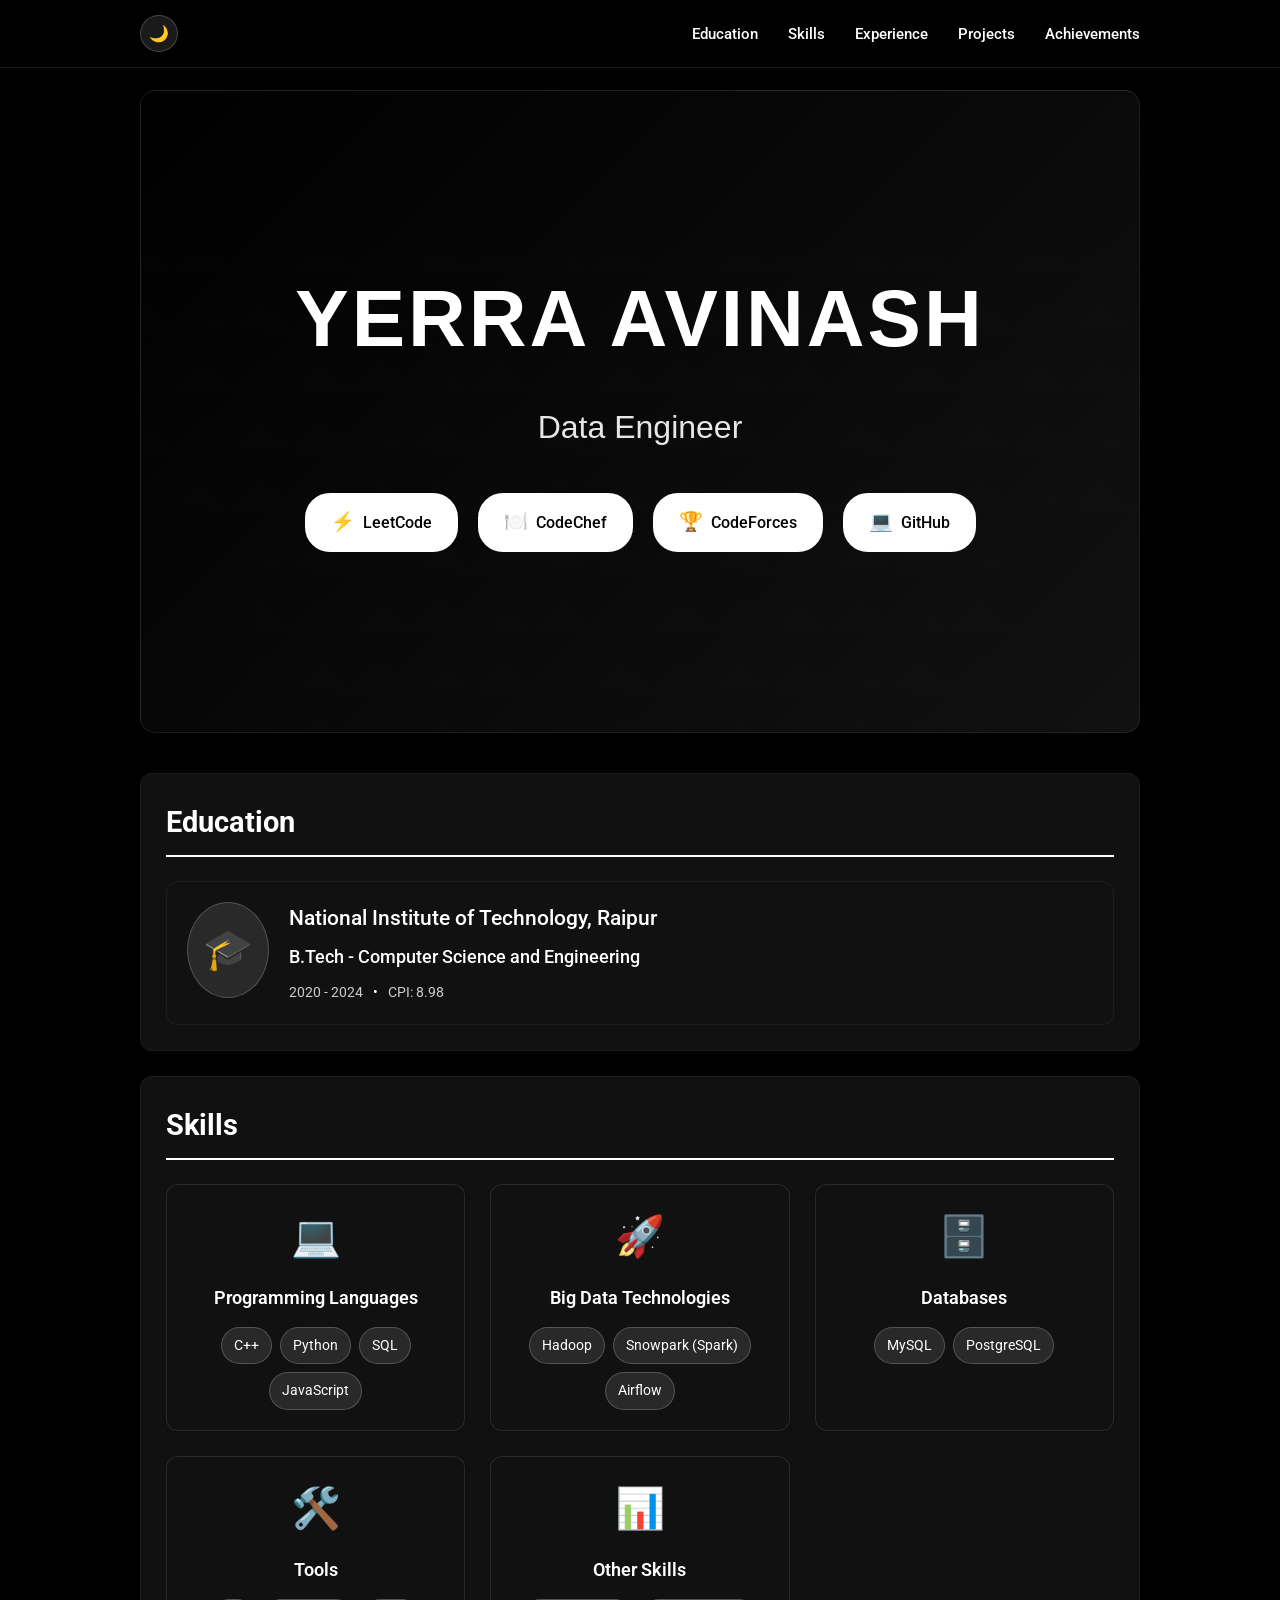
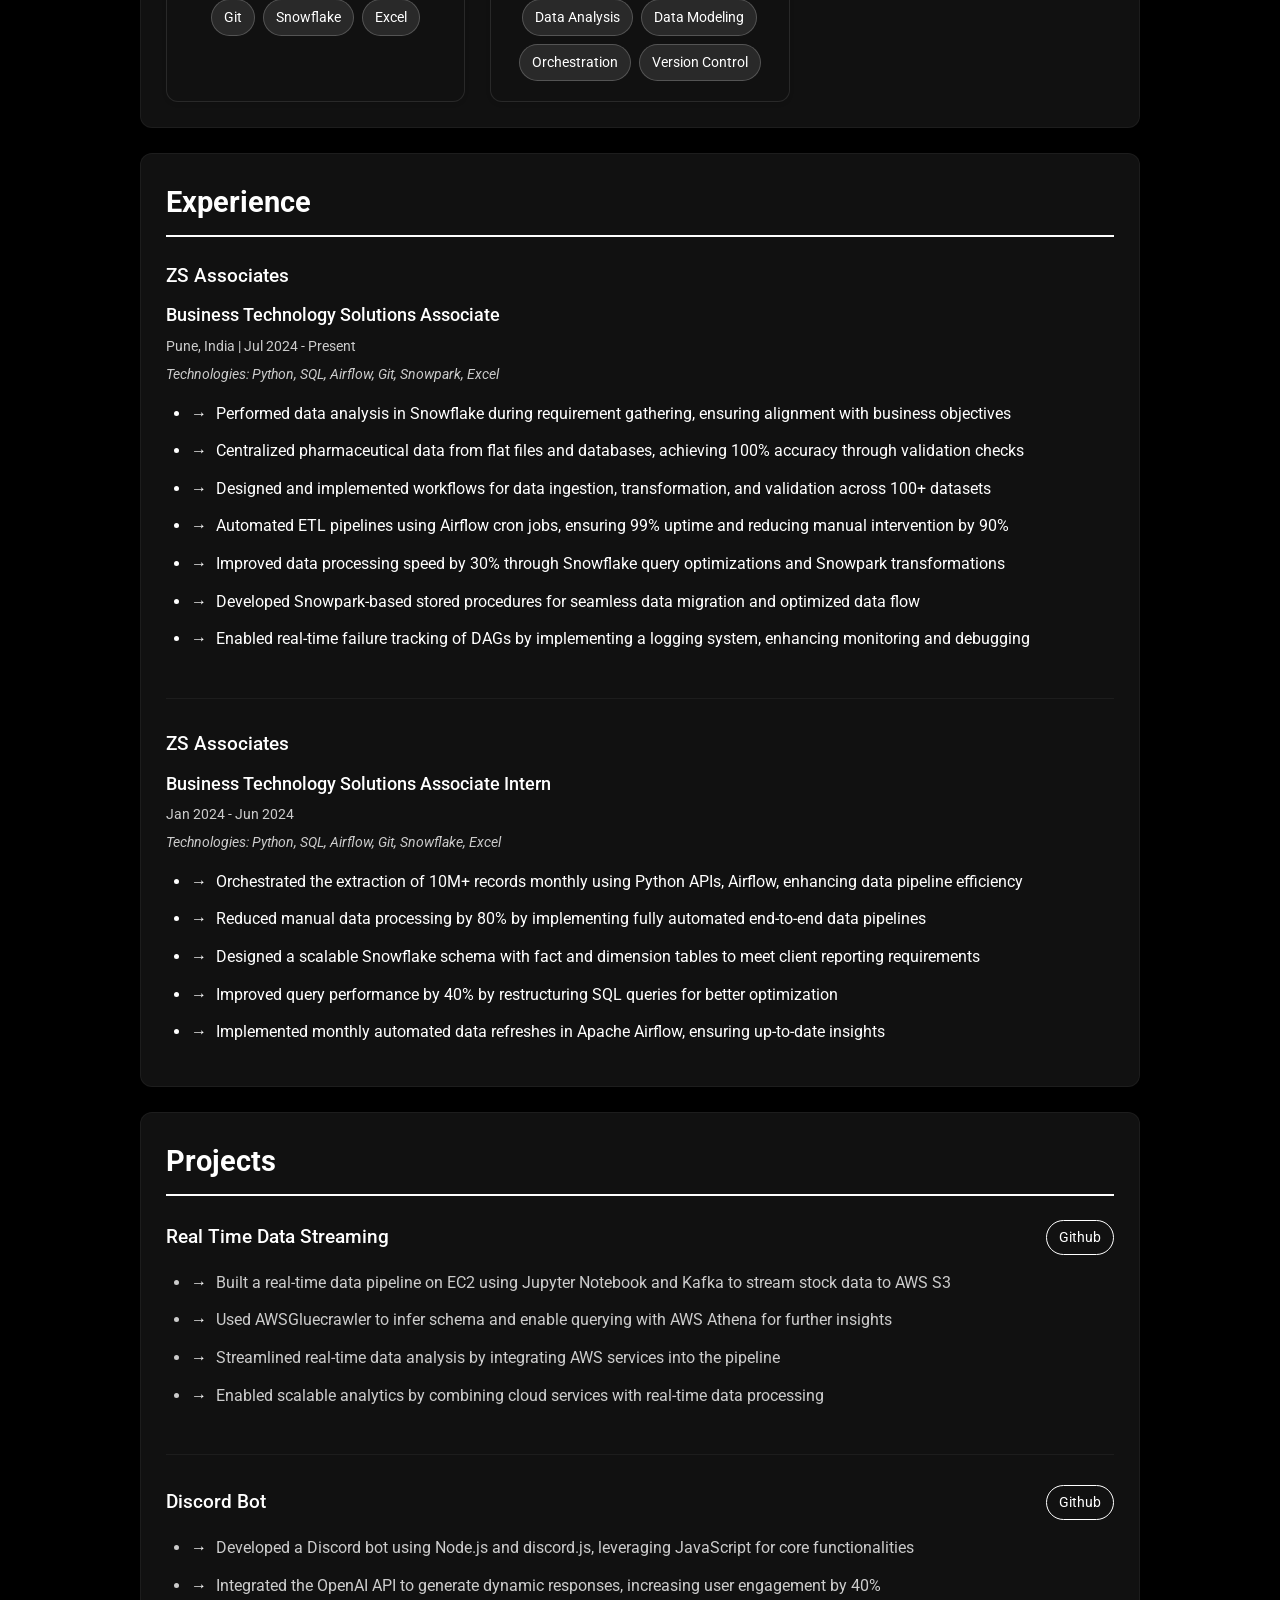
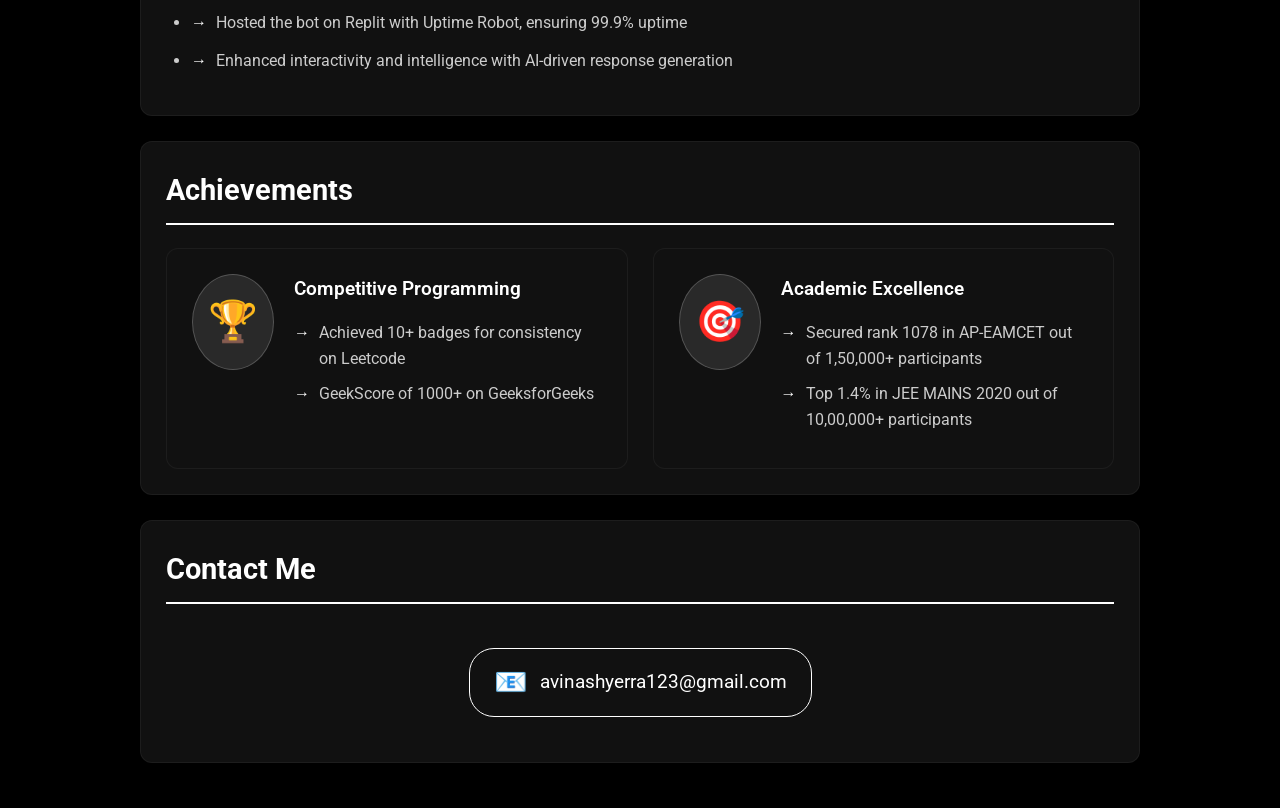
<file: index.html>
<!DOCTYPE html>
<html lang="en">
<head>
    <meta charset="UTF-8">
    <meta name="viewport" content="width=device-width, initial-scale=1.0">
    <title>Avinash Yerra - Portfolio</title>
    <link rel="preconnect" href="https://fonts.googleapis.com">
    <link rel="preconnect" href="https://fonts.gstatic.com" crossorigin>
    <link href="https://fonts.googleapis.com/css2?family=Roboto:wght@300;400;500;700&display=swap" rel="stylesheet">
    <link rel="stylesheet" href="styles.css">
</head>
<body>
    <nav class="navbar">
        <div class="nav-content">
            <button class="theme-toggle" id="theme-toggle">
                <span class="theme-icon">🌙</span>
            </button>
            <ul class="nav-links">
                <li><a href="#education">Education</a></li>
                <li><a href="#skills">Skills</a></li>
                <li><a href="#experience">Experience</a></li>
                <li><a href="#projects">Projects</a></li>
                <li><a href="#achievements">Achievements</a></li>
            </ul>
        </div>
    </nav>

    <div class="header">
        <h1>YERRA AVINASH</h1>
        <p>Data Engineer</p>
        <div class="social-links">
            <a href="https://leetcode.com/avinashyerra/" target="_blank" rel="noopener noreferrer" class="social-link">
                <span class="social-icon">⚡</span>
                <span>LeetCode</span>
            </a>
            <a href="https://www.codechef.com/users/avinashyerra" target="_blank" rel="noopener noreferrer" class="social-link">
                <span class="social-icon">🍽️</span>
                <span>CodeChef</span>
            </a>
            <a href="https://codeforces.com/profile/avinashyerra" target="_blank" rel="noopener noreferrer" class="social-link">
                <span class="social-icon">🏆</span>
                <span>CodeForces</span>
            </a>
            <a href="https://github.com/AvinashYerra" target="_blank" rel="noopener noreferrer" class="social-link">
                <span class="social-icon">💻</span>
                <span>GitHub</span>
            </a>
        </div>
    </div>

    <div class="section" id="education">
        <h2>Education</h2>
        <div class="education-block">
            <div class="education-icon">🎓</div>
            <div class="education-content">
                <h3>National Institute of Technology, Raipur</h3>
                <p class="degree">B.Tech - Computer Science and Engineering</p>
                <div class="education-details">
                    <span class="duration">2020 - 2024</span>
                    <span class="separator">•</span>
                    <span class="cpi">CPI: 8.98</span>
                </div>
            </div>
        </div>
    </div>

    <div class="section" id="skills">
        <h2>Skills</h2>
        <div class="skills-container">
            <div class="skill-category">
                <div class="skill-icon">💻</div>
                <h3>Programming Languages</h3>
                <div class="skill-tags">
                    <span>C++</span>
                    <span>Python</span>
                    <span>SQL</span>
                    <span>JavaScript</span>
                </div>
            </div>

            <div class="skill-category">
                <div class="skill-icon">🚀</div>
                <h3>Big Data Technologies</h3>
                <div class="skill-tags">
                    <span>Hadoop</span>
                    <span>Snowpark (Spark)</span>
                    <span>Airflow</span>
                </div>
            </div>

            <div class="skill-category">
                <div class="skill-icon">🗄️</div>
                <h3>Databases</h3>
                <div class="skill-tags">
                    <span>MySQL</span>
                    <span>PostgreSQL</span>
                </div>
            </div>

            <div class="skill-category">
                <div class="skill-icon">🛠️</div>
                <h3>Tools</h3>
                <div class="skill-tags">
                    <span>Git</span>
                    <span>Snowflake</span>
                    <span>Excel</span>
                </div>
            </div>

            <div class="skill-category">
                <div class="skill-icon">📊</div>
                <h3>Other Skills</h3>
                <div class="skill-tags">
                    <span>Data Analysis</span>
                    <span>Data Modeling</span>
                    <span>Orchestration</span>
                    <span>Version Control</span>
                </div>
            </div>
        </div>
    </div>

    <div class="section" id="experience">
        <h2>Experience</h2>
        <div class="experience-block">
            <h3>ZS Associates</h3>
            <p class="job-title">Business Technology Solutions Associate</p>
            <p class="job-location">Pune, India | Jul 2024 - Present</p>
            <p class="technologies">Technologies: Python, SQL, Airflow, Git, Snowpark, Excel</p>
            <ul>
                <li>Performed data analysis in Snowflake during requirement gathering, ensuring alignment with business objectives</li>
                <li>Centralized pharmaceutical data from flat files and databases, achieving 100% accuracy through validation checks</li>
                <li>Designed and implemented workflows for data ingestion, transformation, and validation across 100+ datasets</li>
                <li>Automated ETL pipelines using Airflow cron jobs, ensuring 99% uptime and reducing manual intervention by 90%</li>
                <li>Improved data processing speed by 30% through Snowflake query optimizations and Snowpark transformations</li>
                <li>Developed Snowpark-based stored procedures for seamless data migration and optimized data flow</li>
                <li>Enabled real-time failure tracking of DAGs by implementing a logging system, enhancing monitoring and debugging</li>
            </ul>
        </div>

        <div class="experience-block">
            <h3>ZS Associates</h3>
            <p class="job-title">Business Technology Solutions Associate Intern</p>
            <p class="job-location">Jan 2024 - Jun 2024</p>
            <p class="technologies">Technologies: Python, SQL, Airflow, Git, Snowflake, Excel</p>
            <ul>
                <li>Orchestrated the extraction of 10M+ records monthly using Python APIs, Airflow, enhancing data pipeline efficiency</li>
                <li>Reduced manual data processing by 80% by implementing fully automated end-to-end data pipelines</li>
                <li>Designed a scalable Snowflake schema with fact and dimension tables to meet client reporting requirements</li>
                <li>Improved query performance by 40% by restructuring SQL queries for better optimization</li>
                <li>Implemented monthly automated data refreshes in Apache Airflow, ensuring up-to-date insights</li>
            </ul>
        </div>
    </div>

    <div class="section" id="projects">
        <h2>Projects</h2>
        <div class="project-block">
            <div class="project-header">
                <h3>Real Time Data Streaming</h3>
                <a href="https://github.com/AvinashYerra/Stock_Market_Data_streaming_using_Kafka" class="github-link">Github</a>
            </div>
            <ul>
                <li>Built a real-time data pipeline on EC2 using Jupyter Notebook and Kafka to stream stock data to AWS S3</li>
                <li>Used AWSGluecrawler to infer schema and enable querying with AWS Athena for further insights</li>
                <li>Streamlined real-time data analysis by integrating AWS services into the pipeline</li>
                <li>Enabled scalable analytics by combining cloud services with real-time data processing</li>
            </ul>
        </div>

        <div class="project-block">
            <div class="project-header">
                <h3>Discord Bot</h3>
                <a href="https://github.com/AvinashYerra/DiscorD-BoT" class="github-link">Github</a>
            </div>
            <ul>
                <li>Developed a Discord bot using Node.js and discord.js, leveraging JavaScript for core functionalities</li>
                <li>Integrated the OpenAI API to generate dynamic responses, increasing user engagement by 40%</li>
                <li>Hosted the bot on Replit with Uptime Robot, ensuring 99.9% uptime</li>
                <li>Enhanced interactivity and intelligence with AI-driven response generation</li>
            </ul>
        </div>
    </div>

    <div class="section" id="achievements">
        <h2>Achievements</h2>
        <div class="achievements-grid">
            <div class="achievement-card">
                <div class="achievement-icon">🏆</div>
                <div class="achievement-content">
                    <h3>Competitive Programming</h3>
                    <ul>
                        <li>Achieved 10+ badges for consistency on Leetcode</li>
                        <li>GeekScore of 1000+ on GeeksforGeeks</li>
                    </ul>
                </div>
            </div>

            <div class="achievement-card">
                <div class="achievement-icon">🎯</div>
                <div class="achievement-content">
                    <h3>Academic Excellence</h3>
                    <ul>
                        <li>Secured rank 1078 in AP-EAMCET out of 1,50,000+ participants</li>
                        <li>Top 1.4% in JEE MAINS 2020 out of 10,00,000+ participants</li>
                    </ul>
                </div>
            </div>
        </div>
    </div>

    <div class="section" id="contact">
        <h2>Contact Me</h2>
        <div class="contact-block">
            <a href="mailto:avinashyerra123@gmail.com" class="contact-link">
                <span class="contact-icon">📧</span>
                <span>avinashyerra123@gmail.com</span>
            </a>
        </div>
    </div>

    <script>
        const themeToggle = document.getElementById('theme-toggle');
        const themeIcon = themeToggle.querySelector('.theme-icon');
        
        // Check for saved theme preference
        const savedTheme = localStorage.getItem('theme');
        if (savedTheme) {
            document.body.setAttribute('data-theme', savedTheme);
            updateThemeIcon(savedTheme);
        }

        themeToggle.addEventListener('click', () => {
            const currentTheme = document.body.getAttribute('data-theme');
            const newTheme = currentTheme === 'light' ? 'dark' : 'light';
            
            document.body.setAttribute('data-theme', newTheme);
            localStorage.setItem('theme', newTheme);
            updateThemeIcon(newTheme);
        });

        function updateThemeIcon(theme) {
            themeIcon.textContent = theme === 'light' ? '🌙' : '☀️';
        }
    </script>
</body>
</html>
</file>
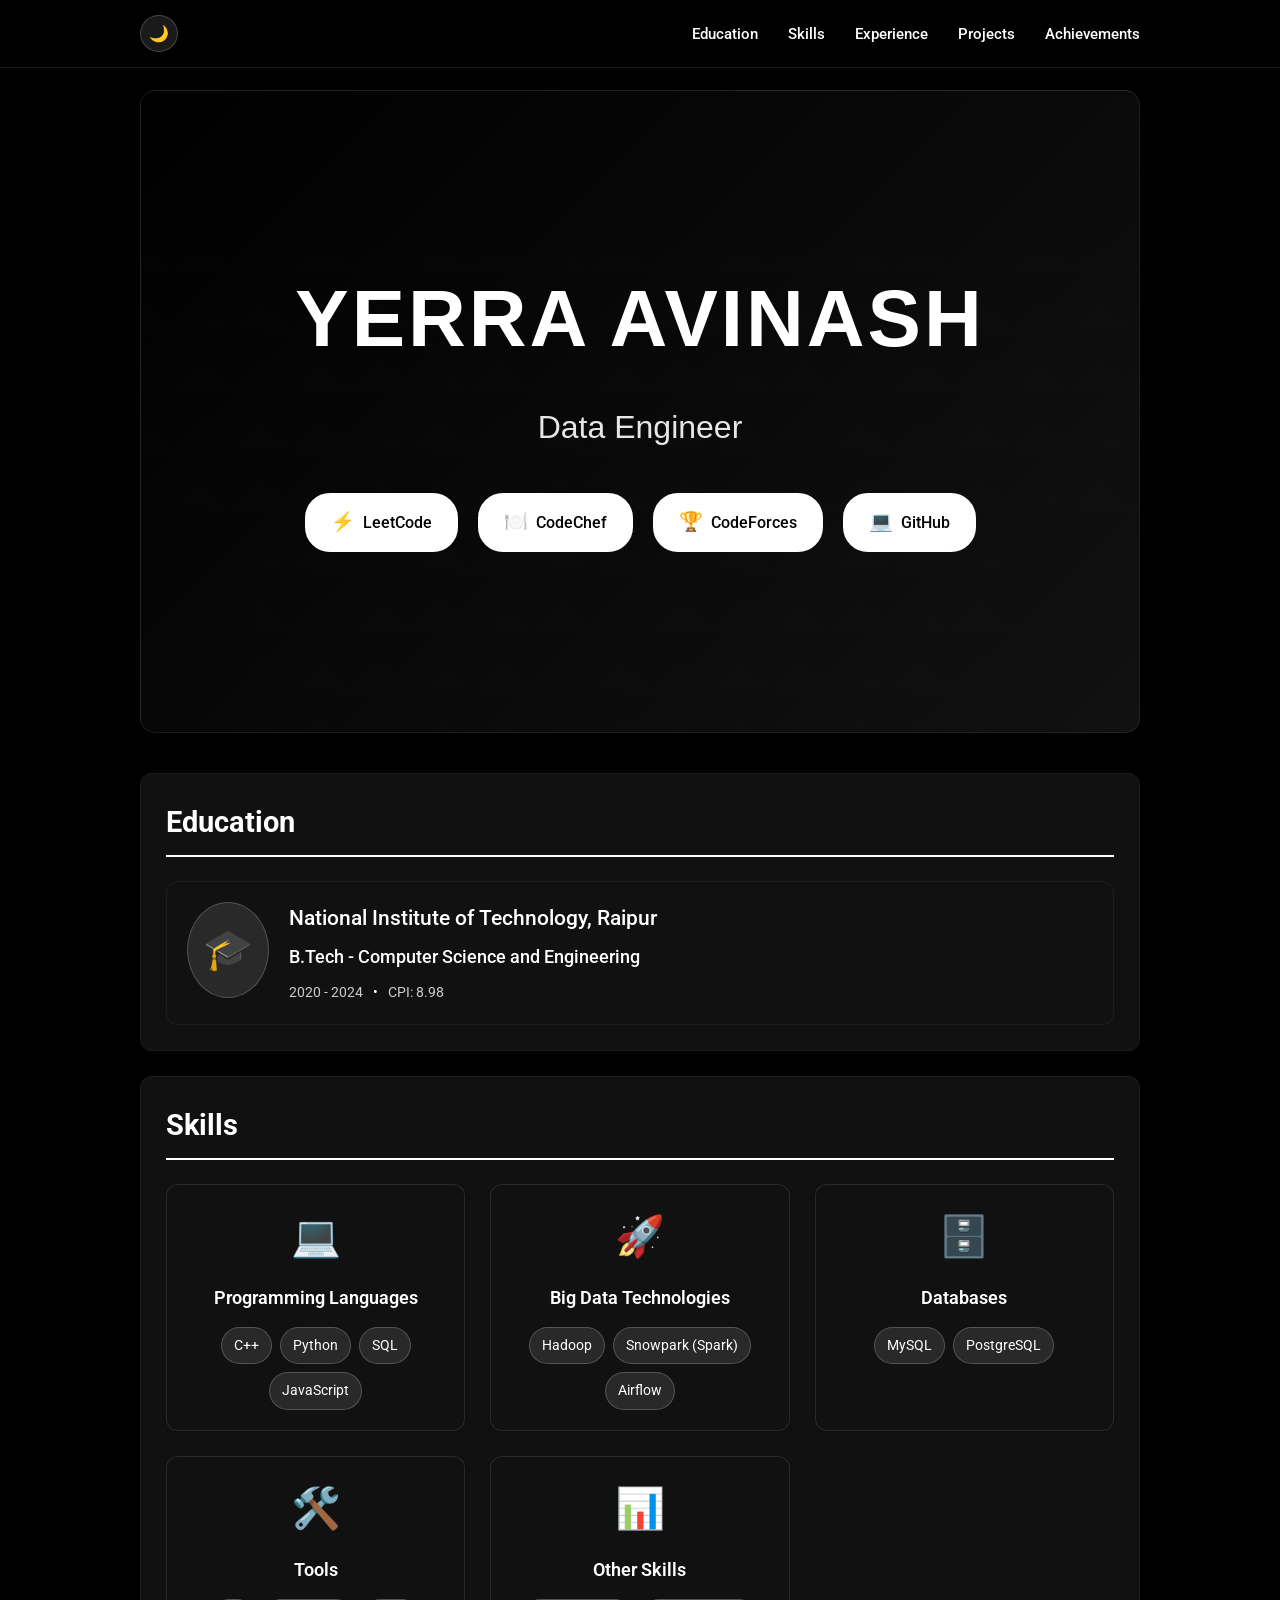
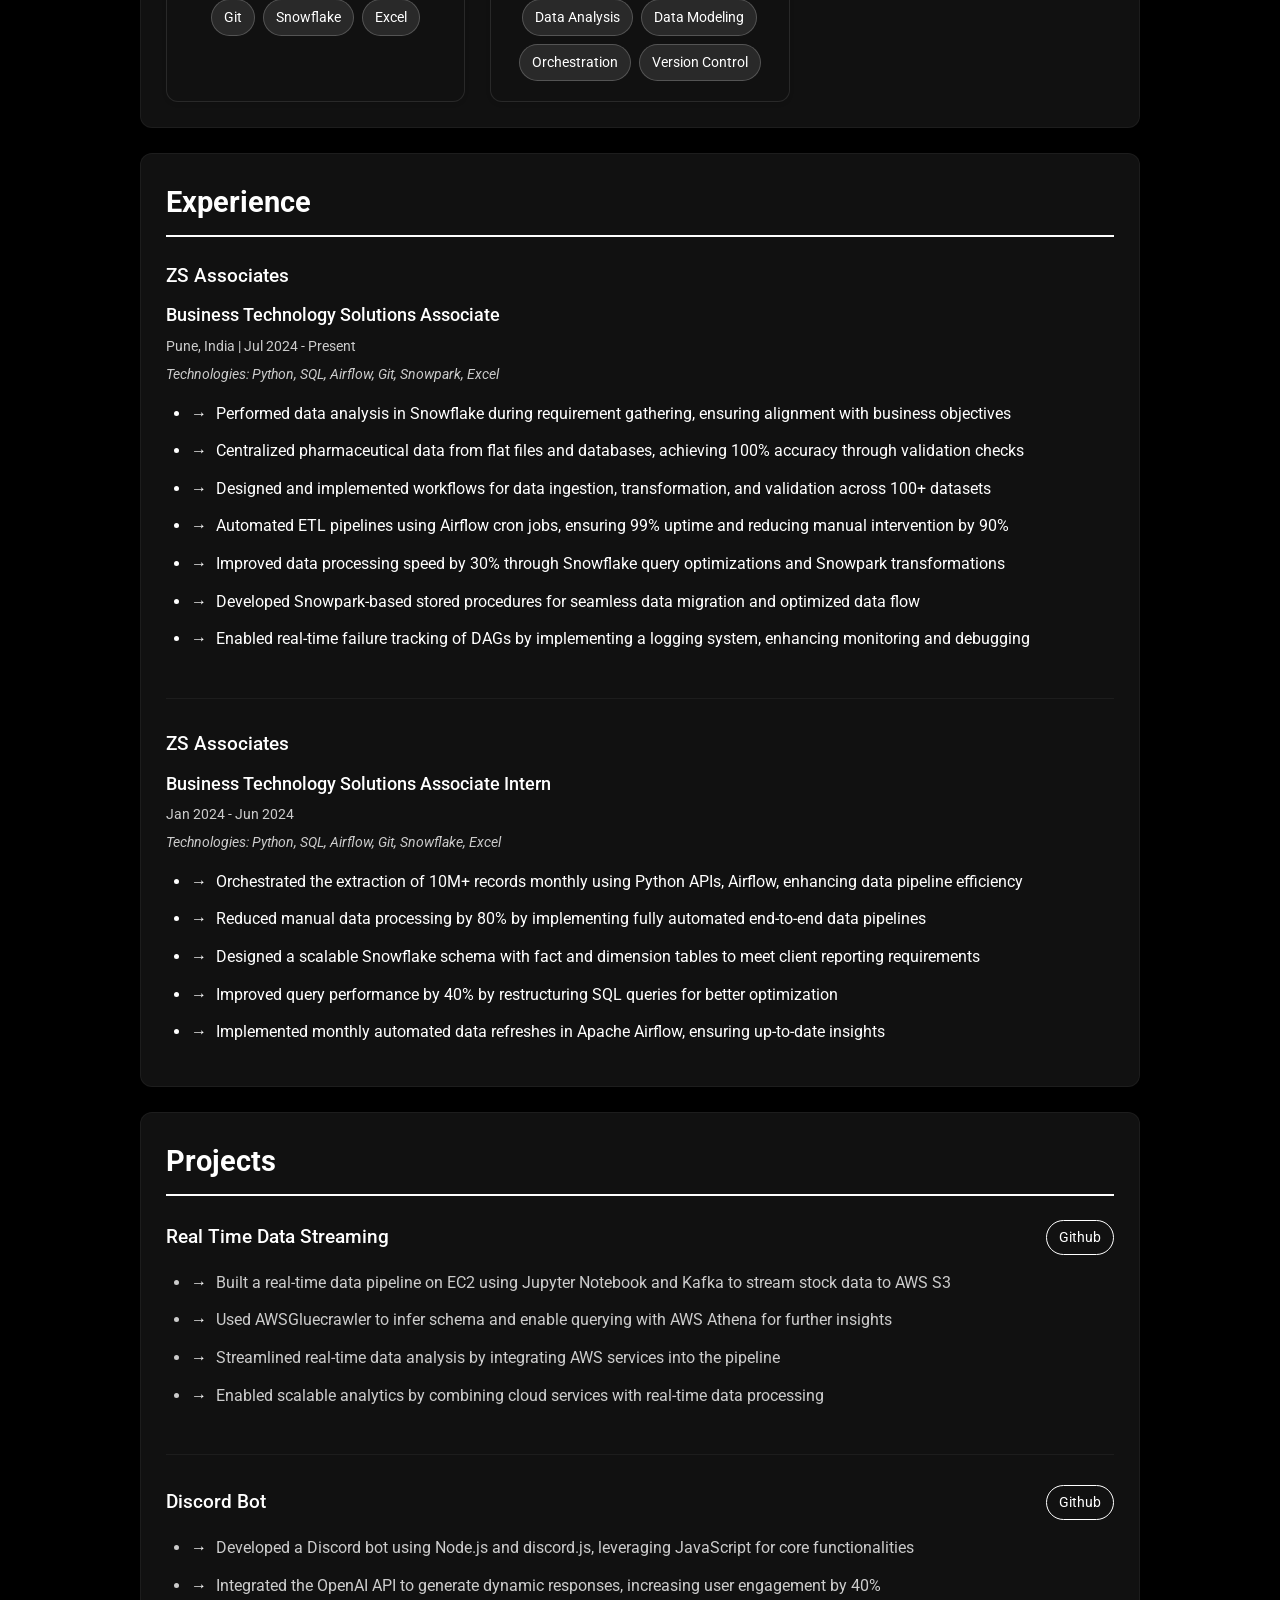
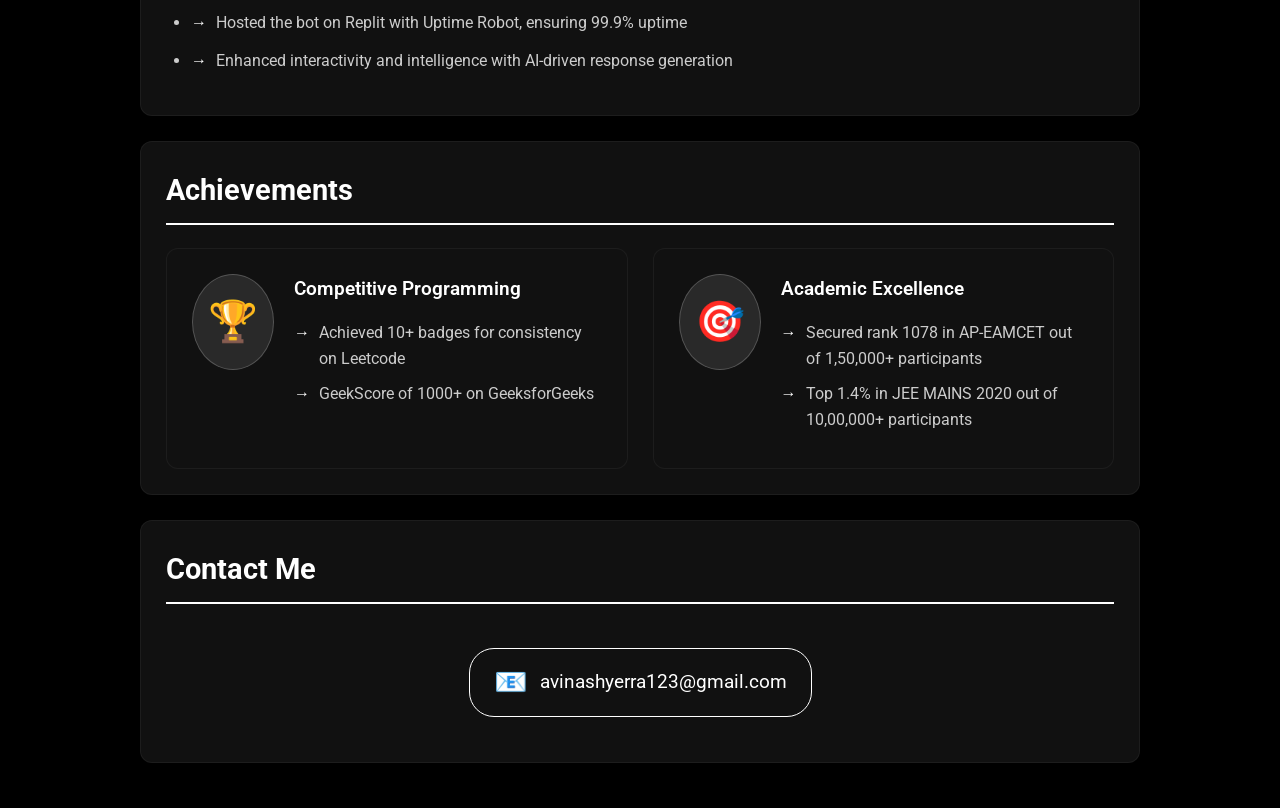
<file: portfolio.html>
<!DOCTYPE html>
<html lang="en">
<head>
    <meta charset="UTF-8">
    <meta name="viewport" content="width=device-width, initial-scale=1.0">
    <title>Avinash Yerra - Portfolio</title>
    <link rel="preconnect" href="https://fonts.googleapis.com">
    <link rel="preconnect" href="https://fonts.gstatic.com" crossorigin>
    <link href="https://fonts.googleapis.com/css2?family=Roboto:wght@300;400;500;700&display=swap" rel="stylesheet">
    <link rel="stylesheet" href="styles.css">
</head>
<body>
    <nav class="navbar">
        <div class="nav-content">
            <button class="theme-toggle" id="theme-toggle">
                <span class="theme-icon">🌙</span>
            </button>
            <ul class="nav-links">
                <li><a href="#education">Education</a></li>
                <li><a href="#skills">Skills</a></li>
                <li><a href="#experience">Experience</a></li>
                <li><a href="#projects">Projects</a></li>
                <li><a href="#achievements">Achievements</a></li>
            </ul>
        </div>
    </nav>

    <div class="header">
        <h1>YERRA AVINASH</h1>
        <p>Data Engineer</p>
        <div class="social-links">
            <a href="https://leetcode.com/avinashyerra/" target="_blank" class="social-link">
                <span class="social-icon">⚡</span>
                <span>LeetCode</span>
            </a>
            <a href="https://www.codechef.com/users/avinashyerra" target="_blank" class="social-link">
                <span class="social-icon">🍽️</span>
                <span>CodeChef</span>
            </a>
            <a href="https://codeforces.com/profile/avinashyerra" target="_blank" class="social-link">
                <span class="social-icon">🏆</span>
                <span>CodeForces</span>
            </a>
            <a href="https://github.com/AvinashYerra" target="_blank" class="social-link">
                <span class="social-icon">💻</span>
                <span>GitHub</span>
            </a>
        </div>
    </div>

    <div class="section" id="education">
        <h2>Education</h2>
        <div class="education-block">
            <div class="education-icon">🎓</div>
            <div class="education-content">
                <h3>National Institute of Technology, Raipur</h3>
                <p class="degree">B.Tech - Computer Science and Engineering</p>
                <div class="education-details">
                    <span class="duration">2020 - 2024</span>
                    <span class="separator">•</span>
                    <span class="cpi">CPI: 8.98</span>
                </div>
            </div>
        </div>
    </div>

    <div class="section" id="skills">
        <h2>Skills</h2>
        <div class="skills-container">
            <div class="skill-category">
                <div class="skill-icon">💻</div>
                <h3>Programming Languages</h3>
                <div class="skill-tags">
                    <span>C++</span>
                    <span>Python</span>
                    <span>SQL</span>
                    <span>JavaScript</span>
                </div>
            </div>

            <div class="skill-category">
                <div class="skill-icon">🚀</div>
                <h3>Big Data Technologies</h3>
                <div class="skill-tags">
                    <span>Hadoop</span>
                    <span>Snowpark (Spark)</span>
                    <span>Airflow</span>
                </div>
            </div>

            <div class="skill-category">
                <div class="skill-icon">🗄️</div>
                <h3>Databases</h3>
                <div class="skill-tags">
                    <span>MySQL</span>
                    <span>PostgreSQL</span>
                </div>
            </div>

            <div class="skill-category">
                <div class="skill-icon">🛠️</div>
                <h3>Tools</h3>
                <div class="skill-tags">
                    <span>Git</span>
                    <span>Snowflake</span>
                    <span>Excel</span>
                </div>
            </div>

            <div class="skill-category">
                <div class="skill-icon">📊</div>
                <h3>Other Skills</h3>
                <div class="skill-tags">
                    <span>Data Analysis</span>
                    <span>Data Modeling</span>
                    <span>Orchestration</span>
                    <span>Version Control</span>
                </div>
            </div>
        </div>
    </div>

    <div class="section" id="experience">
        <h2>Experience</h2>
        <div class="experience-block">
            <h3>ZS Associates</h3>
            <p class="job-title">Business Technology Solutions Associate</p>
            <p class="job-location">Pune, India | Jul 2024 - Present</p>
            <p class="technologies">Technologies: Python, SQL, Airflow, Git, Snowpark, Excel</p>
            <ul>
                <li>Performed data analysis in Snowflake during requirement gathering, ensuring alignment with business objectives</li>
                <li>Centralized pharmaceutical data from flat files and databases, achieving 100% accuracy through validation checks</li>
                <li>Designed and implemented workflows for data ingestion, transformation, and validation across 100+ datasets</li>
                <li>Automated ETL pipelines using Airflow cron jobs, ensuring 99% uptime and reducing manual intervention by 90%</li>
                <li>Improved data processing speed by 30% through Snowflake query optimizations and Snowpark transformations</li>
                <li>Developed Snowpark-based stored procedures for seamless data migration and optimized data flow</li>
                <li>Enabled real-time failure tracking of DAGs by implementing a logging system, enhancing monitoring and debugging</li>
            </ul>
        </div>

        <div class="experience-block">
            <h3>ZS Associates</h3>
            <p class="job-title">Business Technology Solutions Associate Intern</p>
            <p class="job-location">Jan 2024 - Jun 2024</p>
            <p class="technologies">Technologies: Python, SQL, Airflow, Git, Snowflake, Excel</p>
            <ul>
                <li>Orchestrated the extraction of 10M+ records monthly using Python APIs, Airflow, enhancing data pipeline efficiency</li>
                <li>Reduced manual data processing by 80% by implementing fully automated end-to-end data pipelines</li>
                <li>Designed a scalable Snowflake schema with fact and dimension tables to meet client reporting requirements</li>
                <li>Improved query performance by 40% by restructuring SQL queries for better optimization</li>
                <li>Implemented monthly automated data refreshes in Apache Airflow, ensuring up-to-date insights</li>
            </ul>
        </div>
    </div>

    <div class="section" id="projects">
        <h2>Projects</h2>
        <div class="project-block">
            <div class="project-header">
                <h3>Real Time Data Streaming</h3>
                <a href="https://github.com/AvinashYerra/Stock_Market_Data_streaming_using_Kafka" class="github-link">Github</a>
            </div>
            <ul>
                <li>Built a real-time data pipeline on EC2 using Jupyter Notebook and Kafka to stream stock data to AWS S3</li>
                <li>Used AWSGluecrawler to infer schema and enable querying with AWS Athena for further insights</li>
                <li>Streamlined real-time data analysis by integrating AWS services into the pipeline</li>
                <li>Enabled scalable analytics by combining cloud services with real-time data processing</li>
            </ul>
        </div>

        <div class="project-block">
            <div class="project-header">
                <h3>Discord Bot</h3>
                <a href="https://github.com/AvinashYerra/DiscorD-BoT" class="github-link">Github</a>
            </div>
            <ul>
                <li>Developed a Discord bot using Node.js and discord.js, leveraging JavaScript for core functionalities</li>
                <li>Integrated the OpenAI API to generate dynamic responses, increasing user engagement by 40%</li>
                <li>Hosted the bot on Replit with Uptime Robot, ensuring 99.9% uptime</li>
                <li>Enhanced interactivity and intelligence with AI-driven response generation</li>
            </ul>
        </div>
    </div>

    <div class="section" id="achievements">
        <h2>Achievements</h2>
        <div class="achievements-grid">
            <div class="achievement-card">
                <div class="achievement-icon">🏆</div>
                <div class="achievement-content">
                    <h3>Competitive Programming</h3>
                    <ul>
                        <li>Achieved 10+ badges for consistency on Leetcode</li>
                        <li>GeekScore of 1000+ on GeeksforGeeks</li>
                    </ul>
                </div>
            </div>

            <div class="achievement-card">
                <div class="achievement-icon">🎯</div>
                <div class="achievement-content">
                    <h3>Academic Excellence</h3>
                    <ul>
                        <li>Secured rank 1078 in AP-EAMCET out of 1,50,000+ participants</li>
                        <li>Top 1.4% in JEE MAINS 2020 out of 10,00,000+ participants</li>
                    </ul>
                </div>
            </div>
        </div>
    </div>

    <div class="section" id="contact">
        <h2>Contact Me</h2>
        <div class="contact-block">
            <a href="mailto:avinashyerra123@gmail.com" class="contact-link">
                <span class="contact-icon">📧</span>
                <span>avinashyerra123@gmail.com</span>
            </a>
        </div>
    </div>

    <script>
        const themeToggle = document.getElementById('theme-toggle');
        const themeIcon = themeToggle.querySelector('.theme-icon');
        
        // Check for saved theme preference
        const savedTheme = localStorage.getItem('theme');
        if (savedTheme) {
            document.body.setAttribute('data-theme', savedTheme);
            updateThemeIcon(savedTheme);
        }

        themeToggle.addEventListener('click', () => {
            const currentTheme = document.body.getAttribute('data-theme');
            const newTheme = currentTheme === 'light' ? 'dark' : 'light';
            
            document.body.setAttribute('data-theme', newTheme);
            localStorage.setItem('theme', newTheme);
            updateThemeIcon(newTheme);
        });

        function updateThemeIcon(theme) {
            themeIcon.textContent = theme === 'light' ? '🌙' : '☀️';
        }
    </script>
</body>
</html>
</file>
<file: styles.css>
/* Modern Portfolio Styles - Theme Variables */
:root {
    /* Dark theme variables */
    --primary-color-dark: #000000;
    --secondary-color-dark: #111111;
    --accent-color-dark: #ffffff;
    --accent-hover-dark: #e0e0e0;
    --text-color-dark: #ffffff;
    --text-secondary-dark: #cccccc;
    --background-color-dark: #000000;
    --section-bg-dark: #111111;
    --shadow-dark: 0 4px 6px rgba(0, 0, 0, 0.3);
    --gradient-dark: linear-gradient(135deg, #000000, #111111);

    /* Light theme variables */
    --primary-color-light: #ffffff;
    --secondary-color-light: #f5f5f5;
    --accent-color-light: #000000;
    --accent-hover-light: #333333;
    --text-color-light: #000000;
    --text-secondary-light: #666666;
    --background-color-light: #ffffff;
    --section-bg-light: #f8f8f8;
    --shadow-light: 0 4px 6px rgba(0, 0, 0, 0.1);
    --gradient-light: linear-gradient(135deg, #ffffff, #f5f5f5);
}

/* Default dark theme */
body {
    --primary-color: var(--primary-color-dark);
    --secondary-color: var(--secondary-color-dark);
    --accent-color: var(--accent-color-dark);
    --accent-hover: var(--accent-hover-dark);
    --text-color: var(--text-color-dark);
    --text-secondary: var(--text-secondary-dark);
    --background-color: var(--background-color-dark);
    --section-bg: var(--section-bg-dark);
    --shadow: var(--shadow-dark);
    --gradient: var(--gradient-dark);
    font-family: 'Roboto', sans-serif;
    line-height: 1.6;
    max-width: 1000px;
    margin: 0 auto;
    padding: 20px;
    background-color: var(--background-color);
    color: var(--text-color);
    padding-top: 90px;
}

/* Light theme */
body[data-theme="light"] {
    --primary-color: var(--primary-color-light);
    --secondary-color: var(--secondary-color-light);
    --accent-color: var(--accent-color-light);
    --accent-hover: var(--accent-hover-light);
    --text-color: var(--text-color-light);
    --text-secondary: var(--text-secondary-light);
    --background-color: var(--background-color-light);
    --section-bg: var(--section-bg-light);
    --shadow: var(--shadow-light);
    --gradient: var(--gradient-light);
}

html {
    scroll-behavior: smooth;
}

.navbar {
    position: fixed;
    top: 0;
    left: 0;
    right: 0;
    background-color: rgba(0, 0, 0, 0.95);
    backdrop-filter: blur(10px);
    z-index: 1000;
    border-bottom: 1px solid rgba(255, 255, 255, 0.1);
}

body[data-theme="light"] .navbar {
    background-color: rgba(255, 255, 255, 0.95);
    border-bottom: 1px solid rgba(0, 0, 0, 0.1);
}

body[data-theme="light"] .nav-links a {
    color: #000000;
}

.nav-content {
    max-width: 1000px;
    margin: 0 auto;
    padding: 15px 20px;
    display: flex;
    justify-content: space-between;
    align-items: center;
}

.nav-logo {
    font-family: 'Poppins', sans-serif;
    font-size: 1.5em;
    font-weight: 700;
    color: var(--accent-color);
}

.nav-links {
    display: flex;
    gap: 30px;
    list-style: none;
    margin: 0;
    padding: 0;
}

.nav-links a {
    color: var(--text-color);
    text-decoration: none;
    font-size: 0.95em;
    font-weight: 500;
    transition: var(--transition);
    position: relative;
}

.nav-links a::after {
    content: '';
    position: absolute;
    bottom: -5px;
    left: 0;
    width: 0;
    height: 2px;
    background-color: var(--accent-color);
    transition: var(--transition);
}

.nav-links a:hover {
    color: var(--accent-color);
}

.nav-links a:hover::after {
    width: 100%;
}

h1 {
    font-family: 'Roboto', sans-serif;
    font-size: 3.5em;
    font-weight: 700;
    margin: 0;
    letter-spacing: 2px;
    position: relative;
    z-index: 1;
}

.header {
    text-align: center;
    margin-bottom: 40px;
    padding: 180px 0;
    background: var(--gradient);
    color: var(--accent-color);
    border-radius: 15px;
    box-shadow: var(--shadow);
    position: relative;
    overflow: hidden;
    scroll-margin-top: 90px;
    border: 1px solid rgba(255, 255, 255, 0.1);
}

.header::before {
    content: '';
    position: absolute;
    top: 0;
    left: 0;
    right: 0;
    bottom: 0;
    background: linear-gradient(45deg, rgba(255,255,255,0.05) 25%, transparent 25%),
                linear-gradient(-45deg, rgba(255,255,255,0.05) 25%, transparent 25%);
    background-size: 60px 60px;
    opacity: 0.1;
}

body[data-theme="light"] .header::before {
    background: linear-gradient(45deg, rgba(0,0,0,0.05) 25%, transparent 25%),
                linear-gradient(-45deg, rgba(0,0,0,0.05) 25%, transparent 25%);
    opacity: 0.15;
}

body[data-theme="light"] .header {
    border: 1px solid rgba(0, 0, 0, 0.1);
}

body[data-theme="light"] .header h1 {
    text-shadow: 2px 2px 4px rgba(0, 0, 0, 0.1);
}

body[data-theme="light"] .header p {
    text-shadow: 1px 1px 2px rgba(0, 0, 0, 0.1);
}

.header h1 {
    margin: 0;
    font-size: 5em;
    letter-spacing: 3px;
    font-weight: 700;
    text-transform: uppercase;
    position: relative;
    z-index: 1;
    font-family: 'Poppins', sans-serif;
    line-height: 1.2;
}

.header p {
    margin: 35px 0 0;
    font-size: 2em;
    opacity: 0.9;
    font-weight: 300;
    position: relative;
    z-index: 1;
    font-family: 'Inter', sans-serif;
}

.social-links {
    display: flex;
    justify-content: center;
    gap: 20px;
    margin-top: 40px;
    flex-wrap: wrap;
}

.social-link {
    display: flex;
    align-items: center;
    gap: 8px;
    padding: 12px 24px;
    background-color: var(--accent-color);
    border: 2px solid var(--accent-color);
    border-radius: 25px;
    color: var(--primary-color);
    text-decoration: none;
    font-size: 1em;
    transition: all 0.3s ease;
    font-weight: 500;
    cursor: pointer;
    position: relative;
    z-index: 1;
}

.social-link:hover {
    background-color: transparent;
    transform: translateY(-2px);
    box-shadow: 0 4px 12px rgba(0, 0, 0, 0.2);
}

.social-link:active {
    transform: translateY(0);
}

.social-icon {
    font-size: 1.2em;
    pointer-events: none;
}

body[data-theme="light"] .social-link {
    background-color: var(--accent-color);
    color: var(--primary-color);
    border-color: var(--accent-color);
}

body[data-theme="light"] .social-link:hover {
    background-color: transparent;
    color: var(--accent-color);
}

@media (max-width: 768px) {
    body {
        padding: 15px;
    }
    
    .header {
        padding: 100px 0;
        scroll-margin-top: 60px;
    }
    
    .header h1 {
        font-size: 3em;
    }
    
    .header p {
        font-size: 1.5em;
        margin-top: 20px;
    }
    
    .section {
        padding: 20px;
    }
    
    .skills-container {
        grid-template-columns: 1fr;
        gap: 20px;
    }
    
    .skill-category {
        padding: 15px;
    }
    
    .skill-icon {
        font-size: 2em;
    }
    
    .experience-block {
        margin-bottom: 25px;
        padding-bottom: 25px;
    }
    
    .education-block {
        flex-direction: column;
        align-items: center;
        text-align: center;
        padding: 15px;
    }

    .education-details {
        justify-content: center;
    }
    
    .experience-block ul {
        padding-left: 20px;
    }
    
    .experience-block li {
        padding-left: 20px;
    }
    
    .project-block {
        margin-bottom: 25px;
        padding-bottom: 25px;
    }
    
    .project-header {
        flex-direction: column;
        align-items: flex-start;
        gap: 10px;
    }
    
    .github-link {
        align-self: flex-start;
    }
    
    .project-block ul {
        padding-left: 20px;
    }
    
    .project-block li {
        padding-left: 20px;
    }
    
    .achievements-grid {
        grid-template-columns: 1fr;
        gap: 20px;
    }
    
    .achievement-card {
        padding: 20px;
        flex-direction: column;
        align-items: center;
        text-align: center;
    }
    
    .achievement-content li {
        padding-left: 20px;
    }

    .nav-content {
        padding: 10px 15px;
    }
    
    .nav-links {
        gap: 15px;
    }
    
    .nav-links a {
        font-size: 0.9em;
    }
    
    body {
        padding-top: 60px;
    }

    .social-links {
        gap: 15px;
    }
    
    .social-link {
        padding: 10px 20px;
        font-size: 0.9em;
    }
}

.theme-toggle {
    background: none;
    border: none;
    cursor: pointer;
    padding: 8px;
    border-radius: 50%;
    transition: var(--transition);
    display: flex;
    align-items: center;
    justify-content: center;
    background-color: rgba(255, 255, 255, 0.1);
    border: 1px solid rgba(255, 255, 255, 0.2);
}

.theme-toggle:hover {
    background-color: rgba(255, 255, 255, 0.2);
    transform: scale(1.1);
}

.theme-icon {
    font-size: 1.2em;
    transition: var(--transition);
}

.section {
    background-color: var(--section-bg);
    padding: 25px;
    margin-bottom: 25px;
    border-radius: 12px;
    box-shadow: var(--shadow);
    transition: var(--transition);
    border: 1px solid rgba(255,255,255,0.05);
}

.section:hover {
    transform: translateY(-3px);
    box-shadow: 0 8px 15px rgba(0, 0, 0, 0.4);
}

h2 {
    color: var(--text-color);
    border-bottom: 2px solid var(--accent-color);
    padding-bottom: 10px;
    margin-top: 0;
    font-size: 1.8em;
    font-weight: 700;
    position: relative;
    font-family: 'Roboto', sans-serif;
}

h2::after {
    content: '';
    position: absolute;
    bottom: -2px;
    left: 0;
    width: 40px;
    height: 2px;
    background: var(--accent-color);
}

h3 {
    color: var(--accent-color);
    margin-top: 15px;
    margin-bottom: 10px;
    font-size: 1.2em;
    font-weight: 500;
    font-family: 'Roboto', sans-serif;
}

.skills-container {
    display: grid;
    grid-template-columns: repeat(auto-fit, minmax(250px, 1fr));
    gap: 25px;
    margin-top: 20px;
}

.skill-category {
    background-color: var(--secondary-color);
    padding: 20px;
    border-radius: 12px;
    transition: var(--transition);
    border: 1px solid rgba(255, 255, 255, 0.1);
    text-align: center;
    box-shadow: 0 2px 4px rgba(0, 0, 0, 0.1);
}

body[data-theme="light"] .skill-category {
    border: 1px solid rgba(0, 0, 0, 0.1);
    box-shadow: 0 2px 4px rgba(0, 0, 0, 0.05);
}

.skill-category:hover {
    transform: translateY(-5px);
    box-shadow: 0 8px 20px rgba(0, 0, 0, 0.2);
}

body[data-theme="light"] .skill-category:hover {
    box-shadow: 0 8px 20px rgba(0, 0, 0, 0.1);
}

.skill-icon {
    font-size: 2.5em;
    margin-bottom: 15px;
}

.skill-category h3 {
    color: var(--accent-color);
    margin-bottom: 15px;
    font-size: 1.1em;
    font-weight: 600;
}

.skill-tags {
    display: flex;
    flex-wrap: wrap;
    gap: 8px;
    justify-content: center;
}

.skill-tags span {
    background-color: rgba(255,255,255,0.1);
    color: var(--text-color);
    padding: 6px 12px;
    border-radius: 20px;
    font-size: 0.9em;
    transition: var(--transition);
    border: 1px solid rgba(255, 255, 255, 0.2);
}

.skill-tags span:hover {
    background-color: rgba(255, 255, 255, 0.2);
    transform: translateY(-2px);
}

.experience-block {
    margin-bottom: 30px;
    padding-bottom: 30px;
    border-bottom: 1px solid rgba(255,255,255,0.05);
}

.experience-block:last-child {
    margin-bottom: 0;
    padding-bottom: 0;
    border-bottom: none;
}

.job-title {
    color: var(--accent-color);
    font-weight: 500;
    margin: 5px 0;
    font-size: 1.1em;
}

.job-location {
    color: var(--text-secondary);
    font-size: 0.9em;
    margin: 5px 0;
}

.technologies {
    color: var(--text-secondary);
    font-size: 0.9em;
    margin: 5px 0 15px;
    font-style: italic;
}

.experience-block ul {
    margin-top: 15px;
    padding-left: 25px;
}

.experience-block li {
    margin-bottom: 12px;
    line-height: 1.6;
    position: relative;
    padding-left: 25px;
}

.experience-block li::before {
    content: "→";
    color: var(--accent-color);
    position: absolute;
    left: 0;
    font-weight: bold;
}

.education-block {
    display: flex;
    align-items: flex-start;
    gap: 20px;
    padding: 20px;
    background-color: var(--secondary-color);
    border-radius: 12px;
    transition: var(--transition);
    border: 1px solid rgba(255,255,255,0.05);
}

.education-block:hover {
    transform: translateY(-3px);
    box-shadow: 0 8px 20px rgba(0, 0, 0, 0.2);
}

.education-icon {
    font-size: 2.5em;
    padding: 15px;
    background-color: rgba(255, 255, 255, 0.1);
    border-radius: 50%;
    border: 1px solid rgba(255, 255, 255, 0.2);
}

.education-content {
    flex: 1;
}

.education-content h3 {
    color: var(--accent-color);
    margin: 0 0 8px 0;
    font-size: 1.3em;
}

.degree {
    color: var(--text-color);
    font-size: 1.1em;
    margin: 0 0 10px 0;
    font-weight: 500;
}

.education-details {
    display: flex;
    align-items: center;
    gap: 10px;
    color: var(--text-secondary);
    font-size: 0.9em;
}

.separator {
    color: var(--accent-color);
}

.project-block {
    margin-bottom: 30px;
    padding-bottom: 30px;
    border-bottom: 1px solid rgba(255,255,255,0.05);
}

.project-block:last-child {
    margin-bottom: 0;
    padding-bottom: 0;
    border-bottom: none;
}

.project-header {
    display: flex;
    justify-content: space-between;
    align-items: center;
    margin-bottom: 15px;
}

.project-header h3 {
    margin: 0;
    color: var(--accent-color);
}

.github-link {
    color: var(--accent-color);
    text-decoration: none;
    font-size: 0.9em;
    padding: 5px 12px;
    border: 1px solid var(--accent-color);
    border-radius: 20px;
    transition: var(--transition);
}

.github-link:hover {
    background-color: var(--accent-color);
    color: var(--text-color);
}

.project-block ul {
    margin-top: 15px;
    padding-left: 25px;
}

.project-block li {
    margin-bottom: 12px;
    line-height: 1.6;
    position: relative;
    padding-left: 25px;
    color: var(--text-secondary);
}

.project-block li::before {
    content: "→";
    color: var(--accent-color);
    position: absolute;
    left: 0;
    font-weight: bold;
}

.achievements-grid {
    display: grid;
    grid-template-columns: repeat(auto-fit, minmax(300px, 1fr));
    gap: 25px;
    margin-top: 20px;
}

.achievement-card {
    background-color: var(--secondary-color);
    padding: 25px;
    border-radius: 12px;
    transition: var(--transition);
    border: 1px solid rgba(255,255,255,0.05);
    display: flex;
    gap: 20px;
    align-items: flex-start;
}

.achievement-card:hover {
    transform: translateY(-5px);
    box-shadow: 0 8px 20px rgba(0, 0, 0, 0.2);
}

.achievement-icon {
    font-size: 2.5em;
    padding: 15px;
    background-color: rgba(255, 255, 255, 0.1);
    border-radius: 50%;
    border: 1px solid rgba(255, 255, 255, 0.2);
}

.achievement-content {
    flex: 1;
}

.achievement-content h3 {
    color: var(--accent-color);
    margin: 0 0 15px 0;
    font-size: 1.2em;
    font-weight: 600;
}

.achievement-content ul {
    list-style: none;
    padding: 0;
    margin: 0;
}

.achievement-content li {
    margin-bottom: 10px;
    line-height: 1.6;
    position: relative;
    padding-left: 25px;
    color: var(--text-secondary);
}

.achievement-content li::before {
    content: "→";
    color: var(--accent-color);
    position: absolute;
    left: 0;
    font-weight: bold;
}

.contact-block {
    display: flex;
    justify-content: center;
    align-items: center;
    padding: 20px;
}

.contact-link {
    display: inline-flex;
    align-items: center;
    gap: 12px;
    color: var(--accent-color);
    text-decoration: none;
    font-size: 1.2em;
    padding: 12px 24px;
    border: 1px solid var(--accent-color);
    border-radius: 25px;
    transition: var(--transition);
}

.contact-link:hover {
    background-color: var(--accent-color);
    color: var(--text-color);
    transform: translateY(-2px);
    box-shadow: 0 4px 12px rgba(0, 0, 0, 0.2);
}

.contact-icon {
    font-size: 1.4em;
}

@media (max-width: 768px) {
    .contact-block {
        padding: 15px;
    }
    
    .contact-link {
        font-size: 1.1em;
        padding: 10px 20px;
    }
}
</file>
